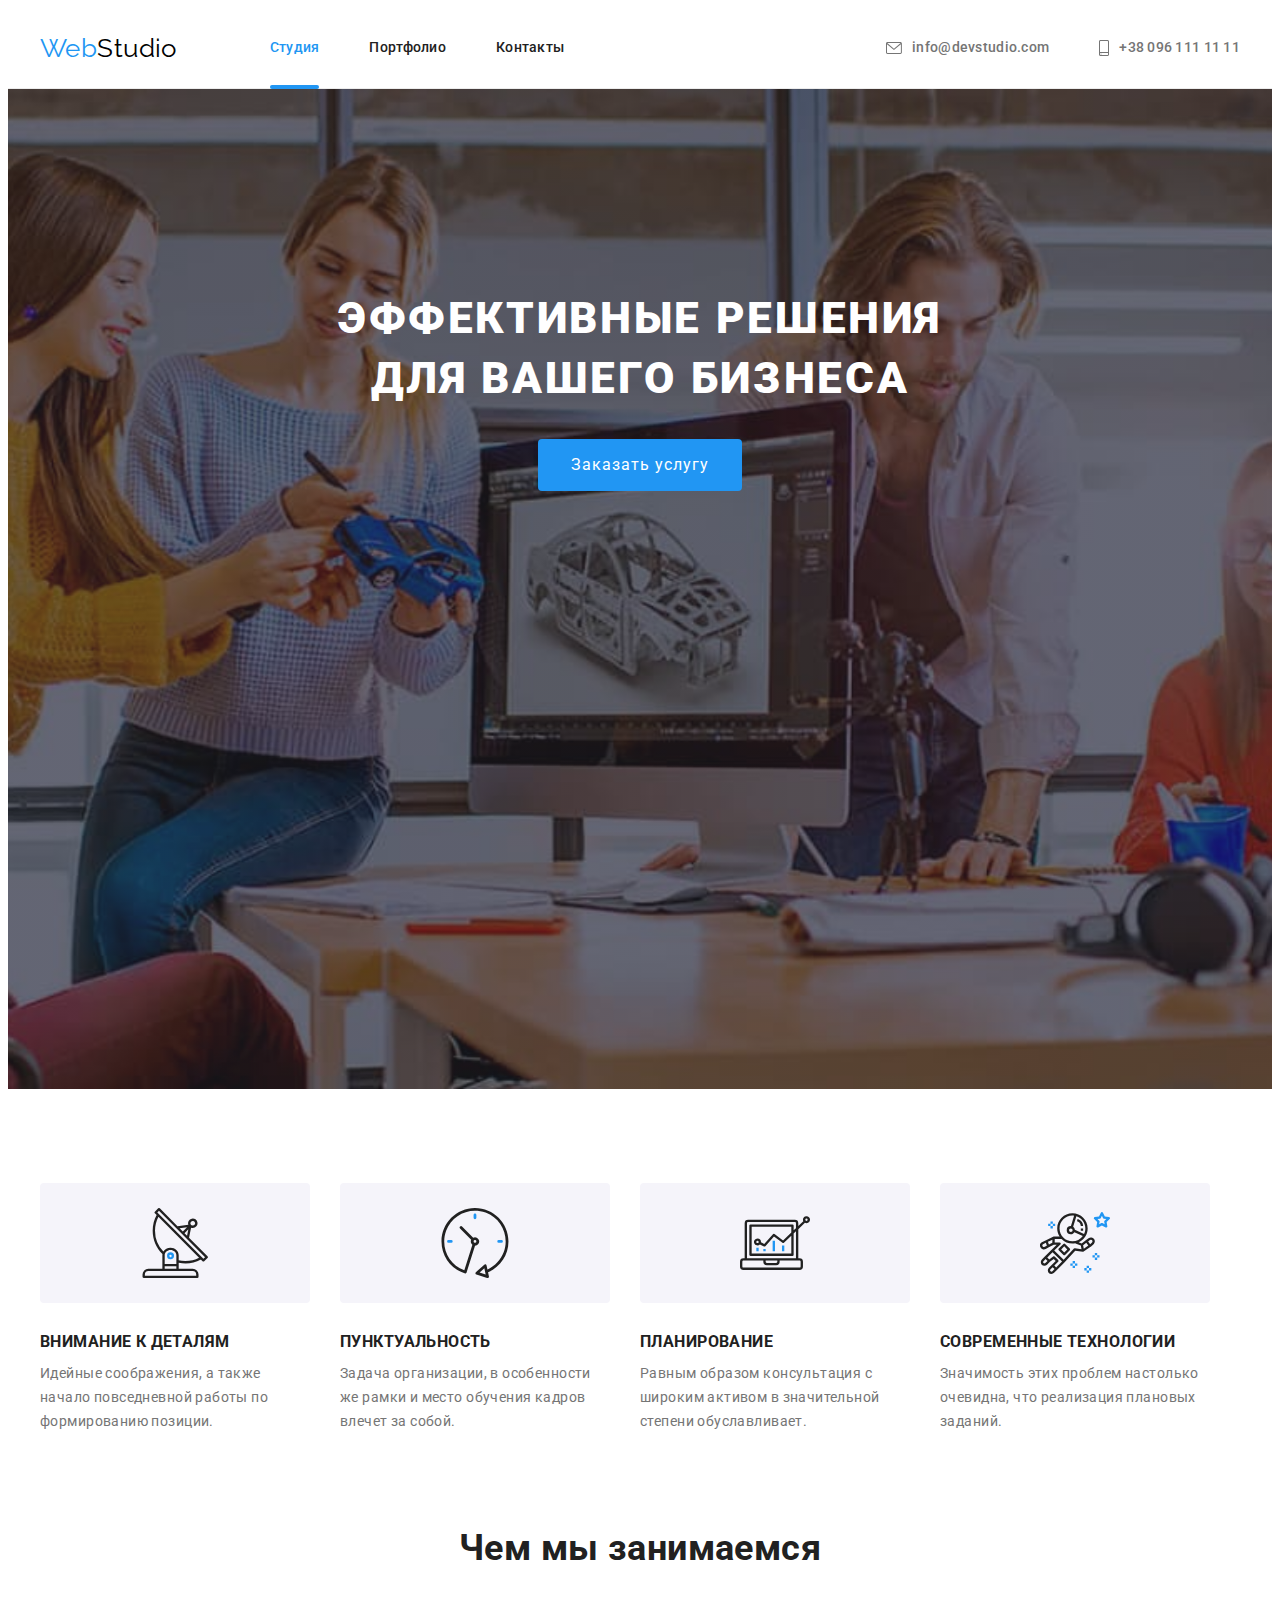
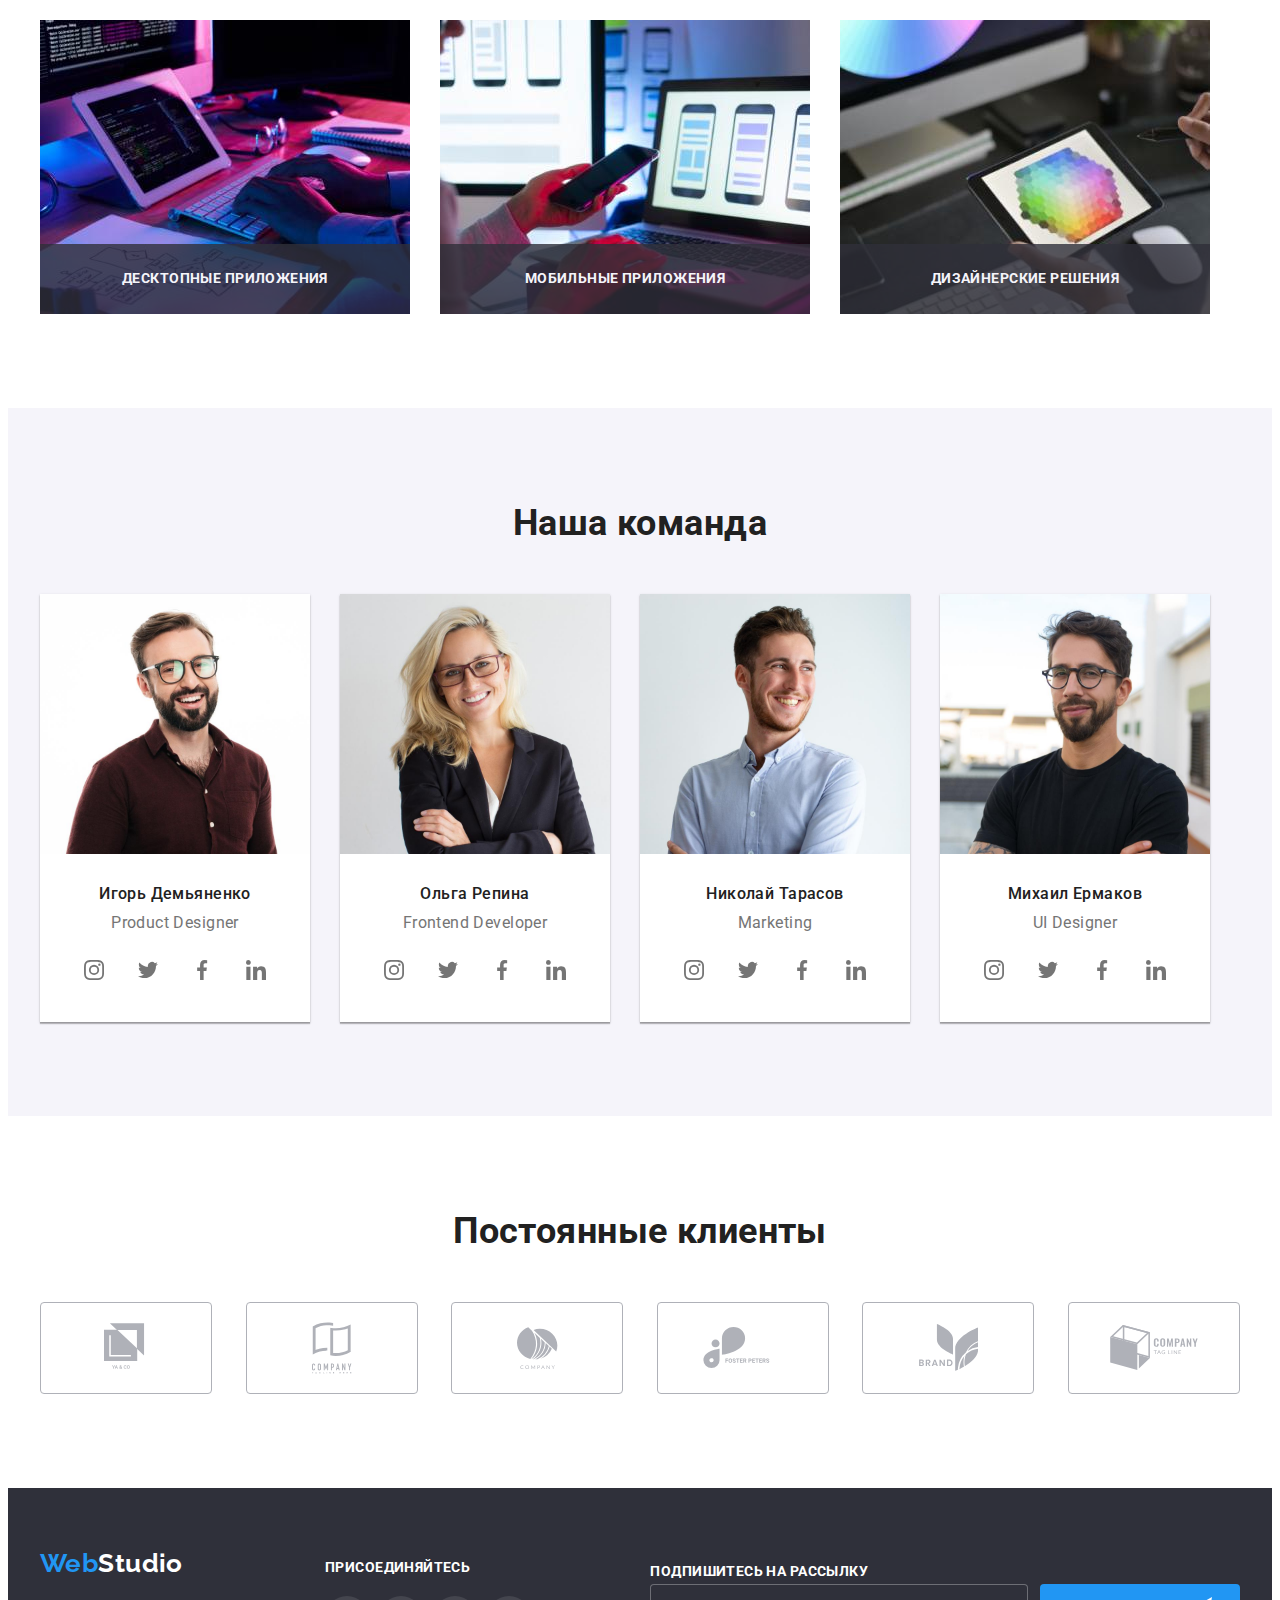
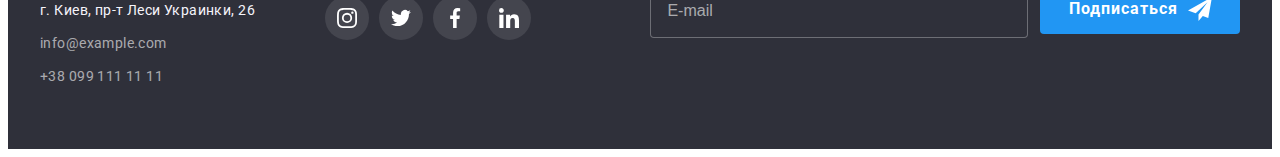
<file: index.html>
<!DOCTYPE html>
<html lang="ru">
<head>
    <meta charset="UTF-8">
    <meta name="viewport" content="width=device-width, initial-scale=1.0">
    <title>Студия</title>
    <link rel="preconnect" href="https://fonts.gstatic.com">
    <link href="https://fonts.googleapis.com/css2?family=Raleway:wght@700&family=Roboto:wght@400;500;700;900&display=swap"
        rel="stylesheet">
    <link rel="stylesheet" href="https://cdnjs.cloudflare.com/ajax/libs/modern-normalize/1.0.0/modern-normalize.css"
        integrity="sha512-Zx6MlUMKSVJoQ+83OwhdILe8cSEsCzfqThJd7J/VA2UrK6Ctj85p+xzqfyuNXE5B1k25uUdmJ2OzItbBy9GHAQ=="
        crossorigin="anonymous"/>
    <link rel="stylesheet" href="./css/styles.css"/>
</head>
<body>

    <!-- шапка сайта -->
    <header class="header">
        <div class="container">
            <nav class="main-nav">
                <a href="./index.html" class="logo">
                    <p class="logo-text"> <span class="accent">Web</span>Studio</p>
                </a>
            
                <ul class="site-nav list">
                    <li class="item"><a href="" class="link current">Студия</a></li>
                    <li class="item"><a href="./portfolio.html" class="link">Портфолио</a></li>
                    <li class="item"><a href="" class="link">Контакты</a></li>
                </ul>
           
                <ul class="contacts list">
                    <li class="item"><a href="mailto:info@devstudio.com" class="contacts-link">
                        <svg class="header-item" width="16px" height="12px">
                            <use href="./images/sprite.svg#envelop"></use>
                        </svg>
                        info@devstudio.com</a>
                    </li>
                    <li class="item"><a href="tel:+380961111111" class="contacts-link">
                        <svg class="header-item" width="10px" height="16px">
                            <use href="./images/sprite.svg#smartphone"></use>
                        </svg>
                        +38 096 111 11 11</a>
                    </li>
                </ul>
            </nav>
        </div>
    </header>

    <main>
        
        <!-- герой -->
            <section class="hero">
                <h1 class="hero-title">Эффективные решения<br> для вашего бизнеса</h1>
                <button type="button" class="button cursor" data-modal-open>Заказать услугу</button>
            </section>

        <!-- Особенности -->
            <section class="features section container" >
                <h2 class="visually-hidden">Особенности</h2>
                    <ul class="features-list list">
                        
                        <li class="item">
                            <div class="icon-group">
                                <svg width="70" height="70">
                                    <use href="./images/sprite.svg#group"></use>
                                </svg>
                            </div>
                            <h3 class="title">Внимание к деталям</h3>
                            <p class="desc">Идейные соображения, а также начало повседневной
                                работы по формированию позиции.</p>
                        </li>
                                                
                        <li class="item icon-clock">
                            <div class="icon-group">
                                <svg width="70" height="70">
                                    <use href="./images/sprite.svg#clock"></use>
                                </svg>
                            </div>
                            <h3 class="title">Пунктуальность</h3>
                            <p class="desc">Задача организации, в особенности же рамки и 
                            место обучения кадров влечет за собой.</p>
                        </li>

                        <li class="item icon-diagram">
                            <div class="icon-group">
                                <svg width="70" height="70">
                                    <use href="./images/sprite.svg#diagram"></use>
                                </svg>
                            </div>
                            <h3 class="title">Планирование</h3>
                            <p class="desc">Равным образом консультация с широким активом
                            в значительной степени обуславливает.</p>
                        </li>

                        <li class="item icon-astronaut">
                            <div class="icon-group">
                                <svg width="70" height="70">
                                    <use href="./images/sprite.svg#astronaut"></use>
                                </svg>
                            </div>
                            <h3 class="title">Современные технологии</h3>
                            <p class="desc">Значимость этих проблем настолько очевидна, 
                            что реализация плановых заданий.</p>
                        </li>
                    </ul>
            </section>

            <!-- чем мы занимаемся -->
            <section class="specialization section container" >
                <h2 class="section-title">Чем мы занимаемся</h2>
                    <ul class="specialization-list list">
                        <li class="item">
                            <img src="./images/laptop.jpg" 
                            alt="ноутбук"  
                            width="370"/>
                            <div class="specialization-name">
                                <p>Десктопные приложения</p>
                            </div>
                        </li>

                        <li class="item">
                            <img src="./images/smartphone.jpg" 
                            alt="смартфон" 
                            width="370"/>
                            <div class="specialization-name">
                                <p>Мобильные приложения</p>
                            </div>
                        </li>

                        <li class="item">
                            <img src="./images/tablet.jpg" 
                            alt="планшет" 
                            width="370"/>
                            <div class="specialization-name">
                                <p>Дизайнерские решения</p>
                            </div>
                        </li>
                    </ul>
            </section>

            <!-- Наша команда -->
            <section class="team section">
               <div class="container">
                    <h2 class="section-title">Наша команда</h2>
                    <ul class="team-list list">
                        <li class="item">
                            <img class="photo" src="./images/team1.jpg" alt="фотография дизайнера" width="270"/>
                            <div class="content">
                                <h3 class="name">Игорь Демьяненко</h3>
                                <p class="position">Product Designer</p>
                                <ul class="icon-list list">
                                    <li class="icon-items"> 
                                        <a href="" class="icon-link">
                                            <div class="icons-group">
                                                <svg class="team-icons" width="20" height="20">
                                                    <use href="./images/sprite.svg#instagram"></use>
                                                </svg>
                                            </div>
                                        </a>
                                    </li>

                                    <li class="icon-items">
                                        <a href="" class="icon-link">
                                            <div class="icons-group">
                                                <svg class="team-icons" width="20" height="20">
                                                    <use href="./images/sprite.svg#twitter"></use>
                                                </svg>
                                            </div>
                                        </a>
                                    </li>

                                    <li class="icon-items">
                                        <a href="" class="icon-link">
                                            <div class="icons-group">
                                                <svg class="team-icons" width="20" height="20">
                                                    <use href="./images/sprite.svg#facebook"></use>
                                                </svg>
                                            </div>
                                        </a>
                                    </li>

                                    <li class="icon-items">
                                        <a href="" class="icon-link">
                                            <div class="icons-group">
                                                <svg class="team-icons" width="20" height="20">
                                                    <use href="./images/sprite.svg#linkedin"></use>
                                                </svg>
                                            </div>
                                        </a>
                                    </li>
                                </ul>
                            </div>
                        </li>
                        <li class="item">
                            <img class="photo" src="./images/team2.jpg" alt="фотография разработчика" width="270"/>
                            <div class="content">
                                <h3 class="name">Ольга Репина</h3>
                                <p class="position">Frontend Developer</p>
                                <ul class="icon-list list">
                                    <li class="icon-items">
                                        <a href="" class="icon-link">
                                            <div class="icons-group">
                                                <svg class="team-icons" width="20" height="20">
                                                    <use href="./images/sprite.svg#instagram"></use>
                                                </svg>
                                            </div>
                                        </a>
                                    </li>
                                
                                    <li class="icon-items">
                                        <a href="" class="icon-link">
                                            <div class="icons-group">
                                                <svg class="team-icons" width="20" height="20">
                                                    <use href="./images/sprite.svg#twitter"></use>
                                                </svg>
                                            </div>
                                        </a>
                                    </li>
                                
                                    <li class="icon-items">
                                        <a href="" class="icon-link">
                                            <div class="icons-group">
                                                <svg class="team-icons" width="20" height="20">
                                                    <use href="./images/sprite.svg#facebook"></use>
                                                </svg>
                                            </div>
                                        </a>
                                    </li>
                                
                                    <li class="icon-items">
                                        <a href="" class="icon-link">
                                            <div class="icons-group">
                                                <svg class="team-icons" width="20" height="20">
                                                    <use href="./images/sprite.svg#linkedin"></use>
                                                </svg>
                                            </div>
                                        </a>
                                    </li>
                                </ul>
                            </div>
                        </li>
                    
                        <li class="item">
                            <img class="photo" src="./images/team3.jpg" alt="фотография маркетолога" width="270"/>
                            <div class="content">
                                <h3 class="name">Николай Тарасов</h3>
                                <p class="position">Marketing</p>
                                <ul class="icon-list list">
                                    <li class="icon-items">
                                        <a href="" class="icon-link">
                                            <div class="icons-group">
                                                <svg class="team-icons" width="20" height="20">
                                                    <use href="./images/sprite.svg#instagram"></use>
                                                </svg>
                                            </div>
                                        </a>
                                    </li>
                                
                                    <li class="icon-items">
                                        <a href="" class="icon-link">
                                            <div class="icons-group">
                                                <svg class="team-icons" width="20" height="20">
                                                    <use href="./images/sprite.svg#twitter"></use>
                                                </svg>
                                            </div>
                                        </a>
                                    </li>
                                
                                    <li class="icon-items">
                                        <a href="" class="icon-link">
                                            <div class="icons-group">
                                                <svg class="team-icons" width="20" height="20">
                                                    <use href="./images/sprite.svg#facebook"></use>
                                                </svg>
                                            </div>
                                        </a>
                                    </li>
                                
                                    <li class="icon-items">
                                        <a href="" class="icon-link">
                                            <div class="icons-group">
                                                <svg class="team-icons" width="20" height="20">
                                                    <use href="./images/sprite.svg#linkedin"></use>
                                                </svg>
                                            </div>
                                        </a>
                                    </li>
                                </ul>
                            </div>
                        </li>
                    
                        <li class="item">
                            <img class="photo" src="./images/team4.jpg" alt="фотография дизанера интерфейсов" width="270" height="260" />
                            <div class="content">
                                <h3 class="name">Михаил Ермаков</h3>
                                <p class="position">UI Designer</p>
                                <ul class="icon-list list">
                                    <li class="icon-items">
                                        <a href="" class="icon-link">
                                            <div class="icons-group">
                                                <svg class="team-icons" width="20" height="20">
                                                    <use href="./images/sprite.svg#instagram"></use>
                                                </svg>
                                            </div>
                                        </a>
                                    </li>
                                
                                    <li class="icon-items">
                                        <a href="" class="icon-link">
                                            <div class="icons-group">
                                                <svg class="team-icons" width="20" height="20">
                                                    <use href="./images/sprite.svg#twitter"></use>
                                                </svg>
                                            </div>
                                        </a>
                                    </li>
                                
                                    <li class="icon-items">
                                        <a href="" class="icon-link">
                                            <div class="icons-group">
                                                <svg class="team-icons" width="20" height="20">
                                                    <use href="./images/sprite.svg#facebook"></use>
                                                </svg>
                                            </div>
                                        </a>
                                    </li>
                                
                                    <li class="icon-items">
                                        <a href="" class="icon-link">
                                            <div class="icons-group">
                                                <svg class="team-icons" width="20" height="20">
                                                    <use href="./images/sprite.svg#linkedin"></use>
                                                </svg>
                                            </div>
                                        </a>
                                    </li>
                                </ul>
                            </div>
                        </li>
                    </ul>
               </div>
            </section>

            <!-- Клиенты -->
            <section class="clients section">
                <h2 class="section-title">Постоянные клиенты</h2>
                <div class="container">
                    <ul class="clients-list list">
                        <li class="item">
                            <a href="" class="client-link">
                                <div class="clients-group">
                                    <svg class="client-icon" width="44.27" height="49.23">
                                        <use href="./images/sprite.svg#logo1"></use>
                                    </svg> 
                                </div>
                            </a>
                        </li>

                        <li class="item">
                            <a href="" class="client-link">
                                <div class="clients-group">
                                    <svg class="client-icon" width="40" height="52">
                                        <use href="./images/sprite.svg#logo2"></use>
                                    </svg>
                                </div>
                            </a>
                        </li>

                        <li class="item">
                            <a href="" class="client-link">
                                <div class="clients-group">
                                    <svg class="client-icon" width="41" height="42.6">
                                        <use href="./images/sprite.svg#logo3"></use>
                                    </svg>
                                </div>
                            </a>
                        </li>

                        <li class="item">
                            <a href="" class="client-link">
                                <div class="clients-group">
                                    <svg class="client-icon" width="79.66" height="42.02">
                                        <use href="./images/sprite.svg#logo4"></use>
                                    </svg>
                                </div>
                            </a>
                        </li>

                        <li class="item">
                            <a href="" class="client-link">
                                <div class="clients-group">
                                    <svg class="client-icon" width="59" height="47">
                                        <use href="./images/sprite.svg#logo5"></use>
                                    </svg>
                                </div>
                            </a>
                        </li>

                        <li class="item">
                            <a href="" class="client-link">
                                <div class="clients-group">
                                    <svg class="client-icon" width="88.48" height="45.44">
                                        <use href="./images/sprite.svg#logo6"></use>
                                    </svg>
                                </div>
                            </a>
                        </li>
                    </ul>
                </div>
            </section>
    </main>
    
<!-- подвал страницы -->
    <footer class="footer">
        <div class="container">
            <div class="footer-section">
                <a href="index.html" class="footer-logo">
                    <p> <span class="accent">Web</span>Studio</p>
                </a>
                    <address class="adress">
                        <ul class="adress-list list">
                            <li class="item"><a href="" class="footer-link">г. Киев, пр-т Леси Украинки, 26</a></li>
                            <li class="item"><a href="mailto:info@example.com" class="footer-link mail">info@example.com</a></li>
                            <li class="item"><a href="tel:+380991111111" class="footer-link tel">+38 099 111 11 11</a></li>
                        </ul>
                    </address>
            </div>
            

            <div class="footer-wrapper">
                <p class="invite">присоединяйтесь</p>
                <ul class="icon-list list">
                    <li class="icon-items">
                        <a href="" class="icon-link">
                            <div class="icons-group">
                                <svg class="footer-icons" width="20" height="20">
                                    <use href="./images/sprite.svg#instagram"></use>
                                </svg>
                            </div>
                        </a>
                    </li>
                
                    <li class="icon-items">
                        <a href="" class="icon-link">
                            <div class="icons-group">
                                <svg class="footer-icons" width="20" height="20">
                                    <use href="./images/sprite.svg#twitter"></use>
                                </svg>
                            </div>
                        </a>
                    </li>
                
                    <li class="icon-items">
                        <a href="" class="icon-link">
                            <div class="icons-group">
                                <svg class="footer-icons" width="20" height="20">
                                    <use href="./images/sprite.svg#facebook"></use>
                                </svg>
                            </div>
                        </a>
                    </li>
                
                    <li class="icon-items">
                        <a href="" class="icon-link">
                            <div class="icons-group">
                                <svg class="footer-icons" width="20" height="20">
                                    <use href="./images/sprite.svg#linkedin"></use>
                                </svg>
                            </div>
                        </a>
                    </li>
                </ul>
            </div>

            <div class="footer-wrapper footer-form">
                <b class="invite">Подпишитесь на рассылку</b>
                <div class="mail">
                    <form class="form">
                        <div class="form-field">
                            <label>
                                <input class="form-input" type="email" name="email" placeholder="E-mail" autocomplete="off">
                            </label>
                        </div>
                        <div class="btn-field">
                            <button type="submit" class="button btn-footer">Подписаться</button>
                            <div class="icon-send">
                                <svg class="icon" width="24" height="24">
                                    <use href="./images/sprite.svg#footer-btn"></use>
                                </svg>
                            </div>
                        </div>                          
                    </form>
                </div>
            </div>
        </div>
    </footer>

    <!-- backdrop -->

    <div class="backdrop is-hidden" data-modal>
        <div class="modal">
           <button class="button-modal" data-modal-close>
                <svg class="button-modal-icon" width="18" height="18">
                    <use href="./images/sprite.svg#modal-btn"></use>
                </svg>
           </button>
                <p class="modal-text">Оставьте свои данные, мы вам перезвоним</p>
            <form class="form">
                <label class="form-label">Имя
                    <span class="form-icon">
                    <input class="form-input" type="text" name="name" autocomplete="off">
                        <svg class="modal-icon" width="18" height="18">
                            <use href="./images/sprite.svg#person-black"></use>
                        </svg>
                    </span>
                </label>
                <label class="form-label">Телефон
                    <span class="form-icon">
                        <input class="form-input" type="tel" name="tel" autocomplete="off">
                        <svg class="modal-icon" width="18" height="18">
                            <use href="./images/sprite.svg#phone-black"></use>
                        </svg>
                    </span>
                </label>
                <label class="form-label">Почта
                    <span class="form-icon">
                        <input class="form-input" type="email" name="email" autocomplete="off">
                        <svg class="modal-icon" width="18" height="18">
                            <use href="./images/sprite.svg#email-black"></use>
                        </svg>
                    </span>
                </label>
                <label class="form-label comment">Комментарий
                    <textarea class="comment-input" name="comment" id="comment" placeholder="Введите текст"></textarea>
                </label>

                <label class="form-field policy">
                    <input class="checkbox" type="checkbox" name="policy">
                    <span class="checkbox-icon"></span>
                    Соглашаюсь с рассылкой и принимаю&nbsp;<a href="" class="agreement">Условия договора</a>
                </label>
                <button type="submit" class="button btn-modal-send">Отправить</button>
            </form>
        </div>
    </div>

    <script src="./js/modal.js"></script>
</body>
</html>
</file>
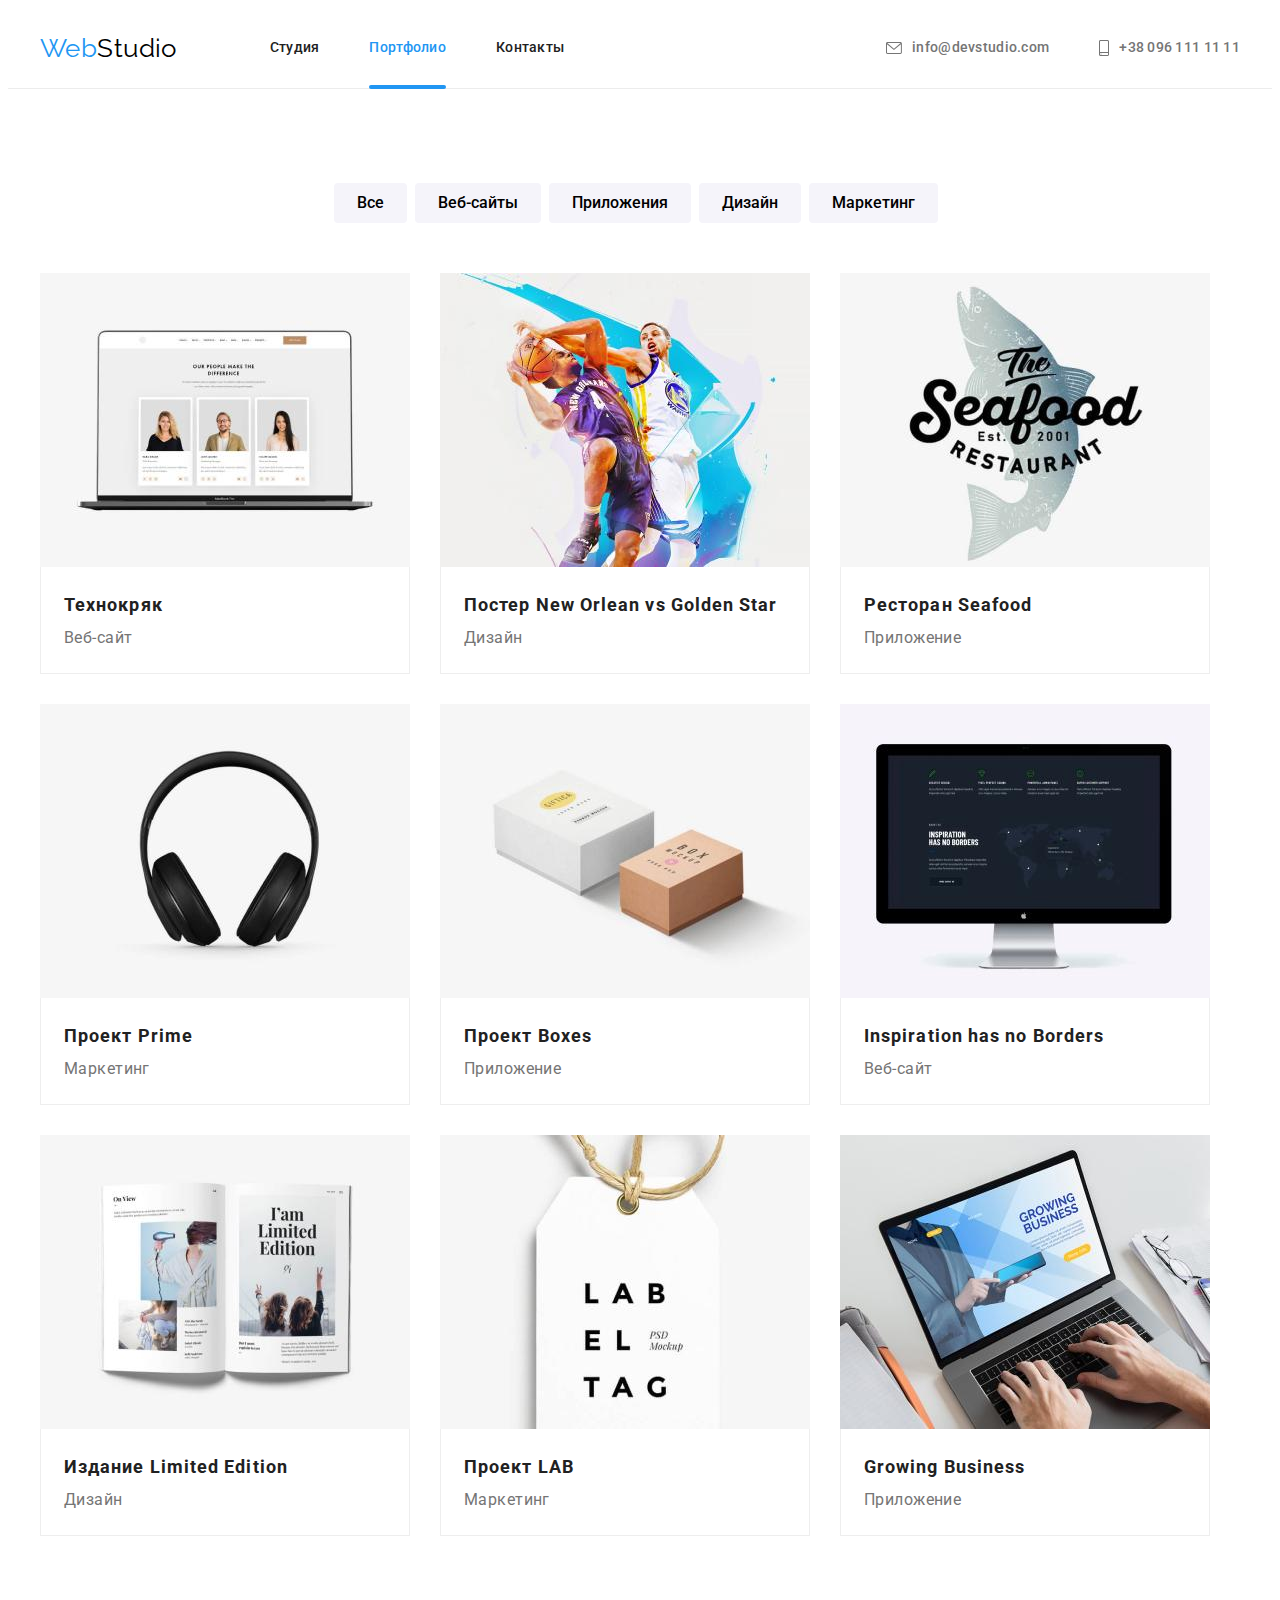
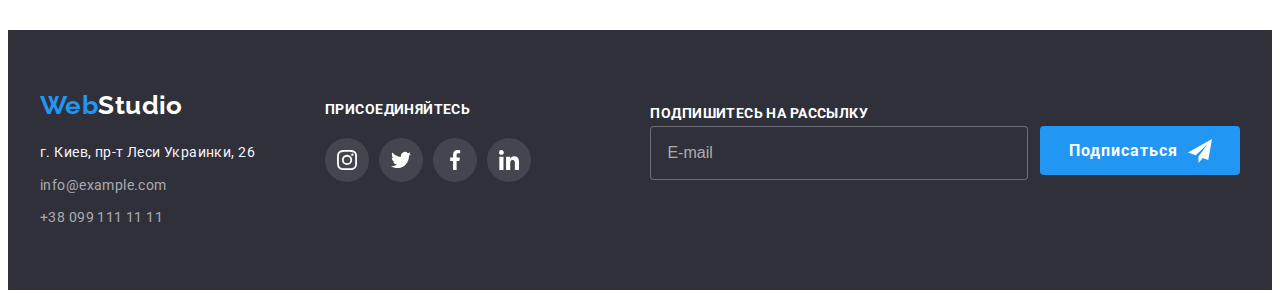
<file: portfolio.html>
<!DOCTYPE html>
<html lang="ru">

<head>
    <meta charset="UTF-8">
    <meta name="viewport" content="width=device-width, initial-scale=1.0">
    <title>Портфолио</title>
    <link rel="preconnect" href="https://fonts.gstatic.com">
    <link href="https://fonts.googleapis.com/css2?family=Raleway:wght@700&family=Roboto:wght@400;500;700;900&display=swap"
        rel="stylesheet"
    >
    <link rel="stylesheet" href="https://cdnjs.cloudflare.com/ajax/libs/modern-normalize/1.0.0/modern-normalize.css"
        integrity="sha512-Zx6MlUMKSVJoQ+83OwhdILe8cSEsCzfqThJd7J/VA2UrK6Ctj85p+xzqfyuNXE5B1k25uUdmJ2OzItbBy9GHAQ=="
        crossorigin="anonymous"
    />
    <link rel="stylesheet" href="./css/styles.css" />
</head>


<body>

    <!-- шапка сайта -->
        <header class="header">
            <div class="container">
                <nav class="main-nav">
                    <a href="./index.html" class="logo">
                        <p class="logo-text"> <span class="accent">Web</span>Studio</p>
                    </a>
        
                    <ul class="site-nav list">
                        <li class="item"><a href="./index.html" class="link">Студия</a></li>
                        <li class="item"><a href="" class="link current">Портфолио</a></li>
                        <li class="item"><a href="" class="link">Контакты</a></li>
                    </ul>
        
                    <ul class="contacts list">
                        <li class="item">
                            <a href="mailto:info@devstudio.com" class="contacts-link">
                                <svg class="header-item" width="16px" height="12px">
                                    <use href="./images/sprite.svg#envelop"></use>
                                </svg>
                                info@devstudio.com
                            </a>
                        </li>
                        <li class="item">
                            <a href="tel:+380961111111" class="contacts-link">
                                <svg class="header-item" width="10px" height="16px">
                                    <use href="./images/sprite.svg#smartphone"></use>
                                </svg>
                                +38 096 111 11 11
                            </a>
                        </li>
                    </ul>
                </nav>
            </div>
        </header>

    <main>
        <section class="container">
            <div class="section">
                <h1 class="visually-hidden">Портфолио</h1>
                <ul class="filter-list list">
                    <li class="item"> <button type="button" class="button-secondary cursor">Все</button></li>
                    <li class="item"> <button type="button" class="button-secondary cursor">Веб-сайты</button></li>
                    <li class="item"> <button type="button" class="button-secondary cursor">Приложения</button></li>
                    <li class="item"> <button type="button" class="button-secondary cursor">Дизайн</button></li>
                    <li class="item"> <button type="button" class="button-secondary cursor">Маркетинг</button></li>
                </ul>
            
                <h2 class="visually-hidden">Список проектов</h2>
                <ul class="projects-list list">
                    <li class="item">
                        <a href="" class="project-link">
                            <div class="project-image">
                                <img src="./images/img1.jpg" alt="Проект №1">
                                <div class="project-overlay">
                                    <p>Технокряк это современная площадка распространения коронавируса. Компании используют эту платформу для цифрового
                                        шпионажа и атак на защищённые сервера конкурентов.</p>
                                </div>
                            </div>
                            <div class="card-content">
                                    <h3 class="title">Технокряк</h3>
                                    <p class="nav">Веб-сайт</p>
                            </div>
                        </a>
                    </li>

                    <li class="item">
                        <a href="" class="project-link">
                            <div class="project-image">
                                <img src="./images/img2.jpg" alt="Проект №2">
                                <div class="project-overlay">
                                    <p>Технокряк это современная площадка распространения коронавируса. Компании используют эту платформу
                                        для цифрового шпионажа и атак на защищённые сервера конкурентов.</p>
                                </div>
                            </div>
                            <div class="card-content">
                                <h3 class="title">Постер New Orlean vs Golden Star</h3>
                                <p class="nav">Дизайн</p>
                            </div>
                        </a>
                    </li>

                    <li class="item">
                        <a href="" class="project-link">
                            <div class="project-image">
                                <img src="./images/img3.jpg" alt="Проект №3">
                                <div class="project-overlay">
                                    <p>Технокряк это современная площадка распространения коронавируса. Компании используют эту платформу
                                        для цифрового шпионажа и атак на защищённые сервера конкурентов.</p>
                                </div>
                            </div>
                            <div class="card-content">
                                <h3 class="title">Ресторан Seafood</h3>
                                <p class="nav">Приложение</p>
                            </div>
                        </a>
                    </li>

                    <li class="item">
                        <a href="" class="project-link">
                            <div class="project-image">
                                <img src="./images/img4.jpg" alt="Проект №4">
                                <div class="project-overlay">
                                    <p>Технокряк это современная площадка распространения коронавируса. Компании используют эту платформу
                                        для цифрового
                                        шпионажа и атак на защищённые сервера конкурентов.</p>
                                </div>
                            </div>
                            <div class="card-content">
                                <h3 class="title">Проект Prime</h3>
                                <p class="nav">Маркетинг</p>
                            </div>
                        </a>
                    </li>

                    <li class="item">
                        <a href="" class="project-link">
                            <div class="project-image">
                                <img src="./images/img5.jpg" alt="Проект №5">
                                <div class="project-overlay">
                                    <p>Технокряк это современная площадка распространения коронавируса. Компании используют эту платформу
                                        для цифрового
                                        шпионажа и атак на защищённые сервера конкурентов.</p>
                                </div>
                            </div>
                            <div class="card-content">
                                <h3 class="title">Проект Boxes</h3>
                                <p class="nav">Приложение</p>
                            </div>
                        </a>
                    </li>

                    <li class="item">
                        <a href="" class="project-link">
                            <div class="project-image">
                                <img src="./images/img6.jpg" alt="Проект №6">
                                <div class="project-overlay">
                                    <p>Технокряк это современная площадка распространения коронавируса. Компании используют эту платформу
                                        для цифрового
                                        шпионажа и атак на защищённые сервера конкурентов.</p>
                                </div>
                            </div>
                            <div class="card-content">
                                <h3 class="title">Inspiration has no Borders</h3>
                                <p class="nav">Веб-сайт</p>
                            </div>
                        </a>
                    </li>

                    <li class="item">
                        <a href="" class="project-link">
                            <div class="project-image">
                                <img src="./images/img7.jpg" alt="Проект №7">
                                <div class="project-overlay">
                                    <p>Технокряк это современная площадка распространения коронавируса. Компании используют эту платформу
                                        для цифрового
                                        шпионажа и атак на защищённые сервера конкурентов.</p>
                                </div>
                            </div>
                            <div class="card-content">
                                <h3 class="title">Издание Limited Edition</h3>
                                <p class="nav">Дизайн</p>
                            </div>
                        </a>
                    </li>

                    <li class="item">
                        <a href="" class="project-link">
                            <div class="project-image">
                                <img src="./images/img8.jpg" alt="Проект №8">
                                <div class="project-overlay">
                                    <p>Технокряк это современная площадка распространения коронавируса. Компании используют эту платформу
                                        для цифрового
                                        шпионажа и атак на защищённые сервера конкурентов.</p>
                                </div>
                            </div>
                            <div class="card-content">
                                <h3 class="title">Проект LAB</h3>
                                <p class="nav">Маркетинг</p>
                            </div>
                        </a>
                    </li>

                    <li class="item">
                        <a href="" class="project-link">
                            <div class="project-image">
                                <img src="./images/img9.jpg" alt="Проект №9">
                                <div class="project-overlay">
                                    <p>Технокряк это современная площадка распространения коронавируса. Компании используют эту платформу
                                        для цифрового
                                        шпионажа и атак на защищённые сервера конкурентов.</p>
                                </div>
                            </div>
                            <div class="card-content">
                                <h3 class="title">Growing Business</h3>
                                <p class="nav">Приложение</p>
                            </div>
                        </a>
                    </li>
                    
                </ul>
           </div>
        </section>
    </main>
    
<!-- подвал страницы -->
<footer class="footer">
    <div class="container">
        <div class="footer-section">
            <a href="index.html" class="footer-logo">
                <p> <span class="accent">Web</span>Studio</p>
            </a>
            <address class="adress">
                <ul class="adress-list list">
                    <li class="item"><a href="" class="footer-link">г. Киев, пр-т Леси Украинки, 26</a></li>
                    <li class="item"><a href="mailto:info@example.com" class="footer-link mail">info@example.com</a>
                    </li>
                    <li class="item"><a href="tel:+380991111111" class="footer-link tel">+38 099 111 11 11</a></li>
                </ul>
            </address>
        </div>


        <div class="footer-wrapper">
            <p class="invite">присоединяйтесь</p>
            <ul class="icon-list list">
                <li class="icon-items">
                    <a href="" class="icon-link">
                        <div class="icons-group">
                            <svg class="footer-icons" width="20" height="20">
                                <use href="./images/sprite.svg#instagram"></use>
                            </svg>
                        </div>
                    </a>
                </li>

                <li class="icon-items">
                    <a href="" class="icon-link">
                        <div class="icons-group">
                            <svg class="footer-icons" width="20" height="20">
                                <use href="./images/sprite.svg#twitter"></use>
                            </svg>
                        </div>
                    </a>
                </li>

                <li class="icon-items">
                    <a href="" class="icon-link">
                        <div class="icons-group">
                            <svg class="footer-icons" width="20" height="20">
                                <use href="./images/sprite.svg#facebook"></use>
                            </svg>
                        </div>
                    </a>
                </li>

                <li class="icon-items">
                    <a href="" class="icon-link">
                        <div class="icons-group">
                            <svg class="footer-icons" width="20" height="20">
                                <use href="./images/sprite.svg#linkedin"></use>
                            </svg>
                        </div>
                    </a>
                </li>
            </ul>
        </div>

        <div class="footer-wrapper footer-form">
            <b class="invite">Подпишитесь на рассылку</b>
            <div class="mail">
                <form class="form">
                    <div class="form-field">
                        <label>
                            <input class="form-input" type="email" name="email" placeholder="E-mail" autocomplete="off">
                        </label>
                    </div>
                    <div class="btn-field">
                        <button type="submit" class="button btn-footer">Подписаться</button>
                        <div class="icon-send">
                            <svg class="icon" width="24" height="24">
                                <use href="./images/sprite.svg#footer-btn"></use>
                            </svg>
                        </div>
                    </div>
                </form>
            </div>
        </div>
    </div>
</footer>

</body>

</html>
</file>
<file: css/styles.css>
/* основной цвет текста  #212121 */
/* вторичный цвет текста #757575 */
/* белый #FFFFFF */
/* синий цвет лого и акцент #2196F3 */
/* вторичный цвет фона #F5F4FA */
/* фон футера #2F303A */

/* outline: 2px solid tomato; */

:root {
  --primary-text-color: #212121;
  --secondary-text-color: #757575;
  --accent-color: #2196f3;
  --primary-background-color: #ffffff;
  --secondary-background-color: #f5f4fa;
  --header-footer-background-color: #2f303a;
  --timing-function: cubic-bezier(0.4, 0, 0.2, 1);
}

body {
  background-color: var(--primary-background-color);
  color: var(--primary-text-color);

  font-family: Roboto, sans-serif;
  letter-spacing: 0.03em;
  font-size: 14px;
  line-height: 1.71;
}

a {
  text-decoration: none;
}

.list {
  list-style: none;
}

.container {
  margin-left: auto;
  margin-right: auto;
  width: 1200px;
  padding-left: 15px;
  padding-right: 15px;
}

/* сброс стилей */

h1,
h2,
h3,
ul,
p {
  margin-top: 0;
  margin-bottom: 0;
}

img {
  display: block;
}

.section {
  padding-top: 94px;
  padding-bottom: 94px;
}

.visually-hidden {
  position: absolute;
  clip: rect(0 0 0 0);
  width: 1px;
  height: 1px;
  margin: -1px;
}

/* header */

.header {
  border-bottom: 1px solid #ececec;
}

/* nav */

.item .link {
  position: relative;
}

.item .link.current::after {
  content: "";

  position: absolute;

  left: 0;
  bottom: 0;

  display: block;
  width: 100%;
  height: 4px;
  background: var(--accent-color);
  border-radius: 2px;

  opacity: 0;

  transition-property: background-color;
  transition-duration: 250ms;
  transition-timing-function: var(--timing-function);

  bottom: -1px;
}

.item .link.current::after {
  opacity: 1;
}

.main-nav {
  display: flex;
  align-items: center;
}

.site-nav {
  display: flex;
  padding-left: 0px;
}

.site-nav .item:not(:last-child) {
  margin-right: 50px;
}

.site-nav .link {
  display: block;
  padding-top: 32px;
  padding-bottom: 32px;

  color: var(--primary-text-color);

  font-weight: 500;
  line-height: 1.14;
  letter-spacing: 0.02em;
}

.contacts {
  margin-left: auto;
  padding-left: 0px;
  display: flex;
  align-items: center;
}

.contacts .item:not(:last-child) {
  margin-right: 50px;
}

.contacts-link {
  display: flex;
  align-items: center;
  padding-top: 32px;
  padding-bottom: 32px;

  color: var(--secondary-text-color);

  font-weight: 500;
  line-height: 1.14;
  letter-spacing: 0.02em;

  transition-property: color;
  transition-duration: 250ms;
  transition-timing-function: var(--timing-function);
}

.header-item {
  margin-right: 10px;
  align-items: center;
  fill: currentColor;
}

.contacts-link:hover,
.contacts-link:focus {
  color: var(--accent-color);
}

/* Фокус */

.link {
  transition-property: color;
  transition-duration: 250ms;
  transition-timing-function: var(--timing-function);
}

.link:hover,
.link:focus {
  color: var(--accent-color);
}

.site-nav .link.current {
  color: var(--accent-color);
}

/* logo */

.logo {
  margin-right: 93px;

  color: #000000;

  font-family: Raleway;
  font-size: 26px;
  line-height: 1.19;
}

.logo .accent {
  color: var(--accent-color);
}

/* hero */

.hero {
  max-width: 1600px;
  height: 600px;
  margin-left: auto;
  margin-right: auto;

  background-image: linear-gradient(
      rgba(47, 48, 58, 0.4),
      rgba(47, 48, 58, 0.4)
    ),
    url("../images/backgroundimg.jpg");
  background-repeat: no-repeat;
  background-position: 50% 50%;
  background-size: cover;

  text-align: center;

  background-color: var(--header-footer-background-color);

  padding-top: 200px;
  padding-bottom: 200px;
}

.hero-title {
  padding-left: 252px;
  padding-right: 252px;
  margin: 0 auto;
  margin-bottom: 30px;

  color: var(--primary-background-color);

  font-weight: 900;
  font-size: 44px;
  line-height: 1.36;
  letter-spacing: 0.06em;
  text-transform: uppercase;
}

/* button */

.button {
  display: inline-block;
  border-radius: 4px;
  /* box-shadow: 0px 4px 4px rgba(0, 0, 0, 0.15); */
  padding: 10px 32px;
  border: 1px solid transparent;

  color: var(--primary-background-color);
  background-color: var(--accent-color);

  font-family: inherit;
  font-size: 16px;
  line-height: 1.87;
  align-items: center;
  text-align: center;
  letter-spacing: 0.06em;

  cursor: pointer;
}

/* features */

.features-list {
  display: flex;
  padding-left: 0px;
}

.features-list .item {
  width: 270px;
}

.features-list .item:not(:last-child) {
  margin-right: 30px;
}

.section-title {
  margin-bottom: 50px;

  font-weight: 700;
  font-size: 36px;
  line-height: 1.17;
  text-align: center;
}

.features .title {
  margin-bottom: 10px;

  font-weight: 700;
  line-height: 1.14;
  text-transform: uppercase;
}

.features .desc {
  color: var(--secondary-text-color);
}

.section .desc {
  color: var(--secondary-text-color);
}

.icon-group {
  height: 120px;
  background-color: var(--secondary-background-color);

  margin-bottom: 30px;
  display: flex;
  justify-content: center;
  align-items: center;
  border-radius: 4px;
}

/* specialization */

.specialization-list .item {
  position: relative;
}

.specialization-name {
  display: flex;

  position: absolute;

  bottom: 0;
  right: 0;
  left: 0;

  padding-top: 27px;
  padding-bottom: 27px;

  background: rgba(47, 48, 58, 0.8);
  color: var(--secondary-background-color);

  font-weight: 700;
  line-height: 1.14;
  justify-content: center;
  text-transform: uppercase;
}

.specialization {
  padding-top: 0;
}

.specialization-list {
  display: flex;
  padding-left: 0px;
}

.specialization-list .item:not(:last-child) {
  margin-right: 30px;
}

/* team */

.team {
  background-color: var(--secondary-background-color);
}

.team-list {
  display: flex;
  padding-left: 0px;
}

.team-list .item {
  box-shadow: 0px 1px 3px rgba(0, 0, 0, 0.12), 0px 1px 1px rgba(0, 0, 0, 0.14),
    0px 2px 1px rgba(0, 0, 0, 0.2);

  background-color: var(--primary-background-color);
}

.team-list .item:not(:last-child) {
  margin-right: 30px;
}

.team .photo {
  margin-bottom: 30px;
}

.team .name {
  margin-bottom: 10px;

  font-weight: 500;
  font-size: 16px;
  line-height: 1.19;
}

.team .position {
  color: var(--secondary-text-color);

  font-size: 16px;
  line-height: 1.19;

  margin-bottom: 16px;
}

.team-list .content {
  text-align: center;
}

.icon-list {
  display: flex;
  margin-left: auto;
  margin-right: auto;
  padding-left: 0px;
}

.icon-items:not(:last-child) {
  margin-right: 10px;
}

.icon-link .icons-group {
  display: flex;
  width: 44px;
  height: 44px;
  justify-content: center;
  align-items: center;
  border-radius: 50%;

  transition-property: fill, background-color;
  transition-duration: 250ms;
  transition-timing-function: var(--timing-function);
}

.team .icon-list {
  justify-content: center;
  padding-bottom: 30px;
}

.team-icons {
  fill: var(--secondary-text-color);

  transition-property: fill;
  transition-duration: 250ms;
  transition-timing-function: var(--timing-function);
}

.icon-link:focus .icons-group,
.icon-link:hover .icons-group,
.icon-link:focus .team-icons,
.icon-link:hover .team-icons {
  fill: var(--primary-background-color);
  background-color: var(--accent-color);
}

/* клиенты */

.clients-list {
  display: flex;
  justify-content: space-between;
  padding-left: 0px;
}

.client-link {
  color: #afb1b8;

  transition-property: color;
  transition-duration: 250ms;
  transition-timing-function: var(--timing-function);
}

.clients-group {
  width: 170px;
  height: 90px;
  display: flex;
  /* margin-right: 30px; */
  justify-content: center;
  align-items: center;
  border: 1px solid #afb1b8;
  border-radius: 4px;

  transition-property: border;
  transition-duration: 250ms;
  transition-timing-function: var(--timing-function);
}

.client-link:hover,
.client-link:focus {
  color: var(--accent-color);
}

.client-icon {
  fill: currentColor;
}

.client-link:hover .clients-group {
  border: 1px solid var(--accent-color);
}

/* Портфолио */

.project-image {
  position: relative;

  overflow: hidden;
}

.project-overlay {
  position: absolute;
  bottom: 0;
  left: 0;
  padding: 63px 24px;
  height: 100%;

  background-color: rgba(33, 150, 243, 0.9);
  color: var(--primary-background-color);
  font-size: 18px;
  line-height: 1.55;

  transform: translateY(100%);

  transition-property: transform;
  transition-duration: 250ms;
  transition-timing-function: var(--timing-function);
}

.project-link:hover .project-overlay,
.project-link:focus .project-overlay {
  transform: translateY(0);
}

.filter-list {
  display: flex;
  padding-bottom: 50px;
  justify-content: center;
  padding-left: 0px;
}

.filter-list .item {
  margin-right: 8px;
}

.button-secondary {
  border-radius: 4px;
  padding: 6px 22px;
  border: 1px solid transparent;

  background-color: var(--secondary-background-color);

  font-family: inherit;
  font-weight: 500;
  font-size: 16px;
  line-height: 1.62;

  cursor: pointer;

  transition-property: color, background-color, box-shadow, border-radius;
  transition-duration: 250ms;
  transition-timing-function: var(--timing-function);
}

.button-secondary:hover,
.button-secondary:focus {
  color: var(--primary-background-color);
  background-color: var(--accent-color);
  box-shadow: 0px 3px 1px rgba(0, 0, 0, 0.1), 0px 1px 2px rgba(0, 0, 0, 0.08),
    0px 2px 2px rgba(0, 0, 0, 0.12);
  border-radius: 4px;
}

.projects-list {
  display: flex;
  flex-wrap: wrap;
  padding-left: 0px;
}

.projects-list .item {
  width: 370px;
  margin-right: 30px;
  margin-bottom: 30px;

  transition-property: box-shadow;
  transition-duration: 250ms;
  transition-timing-function: var(--timing-function);
}

.projects-list .item:hover,
.projects-list .item:focus {
  box-shadow: 0px 1px 1px rgba(0, 0, 0, 0.12), 0px 4px 4px rgba(0, 0, 0, 0.06),
    1px 4px 6px rgba(0, 0, 0, 0.16);
}

.projects-list .item:nth-child(3n) {
  margin-right: 0;
}

.projects-list .item:nth-last-child(-n + 3) {
  margin-bottom: 0;
}

.projects-list .nav {
  color: var(--secondary-text-color);

  font-size: 16px;
  line-height: 1.87;
}

.projects-list .title {
  color: var(--primary-text-color);

  font-weight: bold;
  font-size: 18px;
  line-height: 2;
  letter-spacing: 0.06em;
}

.card-content {
  padding-top: 20px;
  padding-bottom: 20px;
  padding-left: 23px;
  padding-right: 23px;

  border-bottom: 1px solid #eeeeee;
  border-left: 1px solid #eeeeee;
  border-right: 1px solid #eeeeee;
}

/* backdrop */

.backdrop {
  position: fixed;
  top: 0;
  left: 0;
  width: 100%;
  height: 100%;
  background-color: rgba(0, 0, 0, 0.2);

  opacity: 1;

  transition-property: opacity;
  transition-duration: 250ms;
  transition-timing-function: var(--timing-function);
}

.backdrop.is-hidden {
  opacity: 0;
  pointer-events: none;
}

.backdrop.is-hidden .modal {
  transform: translate(-50%, -50%) scale(0.2) rotate(360deg);
}

.modal {
  min-width: 528px;
  min-height: 581px;
  padding: 40px;

  background: #fff;
  box-shadow: 0px 1px 3px rgba(0, 0, 0, 0.12), 0px 1px 1px rgba(0, 0, 0, 0.14),
    0px 2px 1px rgba(0, 0, 0, 0.2);
  border-radius: 4px;

  position: absolute;
  top: 50%;
  left: 50%;
  transform: translate(-50%, -50%) scale(1) rotate(0);

  transition-property: transform;
  transition-duration: 500ms;
  transition-timing-function: var(--timing-function);
}

.button-modal {
  display: flex;
  justify-content: center;
  align-items: center;

  position: absolute;

  top: 8px;
  right: 8px;

  border-radius: 50%;
  border: 1px solid rgba(0, 0, 0, 0.1);

  width: 30px;
  height: 30px;
  cursor: pointer;
  background-color: transparent;

  outline: none;
}

.button-modal-icon {
  fill: currentColor;

  transition-property: fill;
  transition-duration: 250ms;
  transition-timing-function: var(--timing-function);
}

.button-modal:hover .button-modal-icon,
.button-modal:focus .button-modal-icon {
  fill: var(--accent-color);
}

.modal-text {
  margin-bottom: 12px;

  font-weight: 700;
  font-size: 20px;
  line-height: 1.15;
  text-align: center;
}

.modal .form {
  display: flex;
  flex-direction: column;

  width: 448px;

  margin-left: auto;
  margin-right: auto;
}

textarea {
  height: 120px;
  resize: none;
}

.form-label {
  position: relative;

  margin-bottom: 10px;
  font-size: 12px;
  line-height: 1.17;
  letter-spacing: 0.01em;
  color: var(--secondary-text-color);
}

.form-label.comment {
  margin-bottom: 0px;
}

.form .form-icon {
  display: block;

  position: relative;

  margin-top: 4px;
}

.form-label .form-input {
  width: 100%;
  height: 40px;
  padding-left: 42px;
  border: 1px solid rgba(33, 33, 33, 0.2);
  border-radius: 4px;

  transition-property: border-color;
  transition-duration: 250ms;
  transition-timing-function: var(--timing-function);
}

.form-icon .modal-icon {
  position: absolute;
  top: 50%;
  left: 12px;
  transform: translateY(-50%);

  transition-property: fill;
  transition-duration: 250ms;
  transition-timing-function: var(--timing-function);
}

.form-label .comment-input {
  width: 100%;
  height: 120px;
  margin-top: 4px;
  margin-bottom: 20px;
  padding: 12px 16px;
  border: 1px solid rgba(33, 33, 33, 0.2);
  box-sizing: border-box;
  border-radius: 4px;
  resize: none;

  transition-property: border-color;
  transition-duration: 250ms;
  transition-timing-function: var(--timing-function);
}

.form-label .comment-input::placeholder {
  line-height: 1.14;
  letter-spacing: 0.01em;

  color: rgba(117, 117, 117, 0.5);
}

.policy .checkbox {
  position: absolute;
  width: 1px;
  height: 1px;
  margin: -1px;
  border: 0;
  padding: 0;
  clip: rect(0 0 0 0);
  overflow: hidden;
}

.form-field.policy {
  display: flex;
  justify-content: center;
  align-items: center;
  color: var(--secondary-text-color);
  margin-bottom: 30px;

  cursor: pointer;
}

.policy .agreement {
  text-decoration-line: underline;
  color: var(--accent-color);
}

.checkbox-icon {
  width: 16px;
  height: 15px;
  border: 2px solid var(--primary-text-color);
  border-radius: 3px;
  margin-right: 7px;

  transition-property: border-color;
  transition-duration: 250ms;
  transition-timing-function: var(--timing-function);
}

.checkbox:checked + .checkbox-icon {
  border-color: var(--accent-color);
  background-color: var(--accent-color);
  background-image: url(../images/vector.svg);
  background-repeat: no-repeat;
  background-position: center;
  background-origin: border-box;
}

.policy .checkbox:focus + .checkbox-icon {
  border-color: var(--accent-color);
}

.btn-modal-send {
  display: flex;
  align-self: center;

  padding: 10px 56px;

  font-weight: 700;

  box-shadow: 0px 4px 4px rgba(0, 0, 0, 0.15);
  border: none;
}

.form-input:focus + .modal-icon {
  fill: var(--accent-color);
}

.comment-input:focus {
  border-color: var(--accent-color);
  outline: none;
  cursor: pointer;
}

/* footer */

.footer {
  background-color: var(--header-footer-background-color);
}

.footer .container {
  display: flex;
}

.footer-section {
  padding-top: 60px;
  padding-bottom: 60px;
  margin-right: 70px;
}

.footer .adress {
  color: var(--primary-background-color);
}

.footer-link {
  font-style: normal;
  color: var(--secondary-background-color);
}

.adress-list .mail,
.adress-list .tel {
  color: rgba(255, 255, 255, 0.6);
}

.footer-logo {
  display: inline-block;
  margin-bottom: 20px;

  color: var(--primary-background-color);

  font-family: Raleway;
  font-weight: 700;
  font-size: 26px;
  line-height: 1.19;
}

.footer-logo .accent {
  color: var(--accent-color);
}

.adress-list {
  padding-left: 0px;
  /* width: 231px; */
}

.adress-list .item:not(:last-child) {
  margin-bottom: 9px;
}

.invite {
  color: var(--primary-background-color);
  font-weight: 700;
  line-height: 1.14;
  text-transform: uppercase;
  margin-bottom: 20px;
}

.footer .icons-group {
  background-color: rgba(255, 255, 255, 0.1);
}
.footer-icons {
  fill: var(--primary-background-color);
}

.footer-wrapper {
  padding-top: 72px;
}

.footer-form {
  margin-left: auto;
}

.footer-form .form-field {
  margin-right: 12px;
}

.footer-form .form {
  display: flex;
}

.footer-form .form-input {
  width: 358px;
  height: 50px;
  border: 1px solid rgba(255, 255, 255, 0.3);
  border-radius: 4px;
  color: var(--primary-background-color);
  background-color: var(--header-footer-background-color);
  padding-left: 16px;

  font-size: 18px;
  line-height: 1.19;

  transition-property: border-color;
  transition-duration: 250ms;
  transition-timing-function: var(--timing-function);
}

.form-input:focus {
  border-color: var(--accent-color);
  outline: none;
  cursor: pointer;
}

.footer-form .form-input::placeholder {
  font-size: 16px;
  line-height: 1.25;
  color: rgba(255, 255, 255, 0.6);
}

.btn-footer {
  border: none;

  padding: 10px 62px 10px 29px;

  font-weight: 700;
}

.btn-field {
  position: relative;
}

.icon-send {
  position: absolute;
  top: 0;
  right: 0;
}

.icon-send .icon {
  margin-top: 13px;
  margin-right: 28px;
}
</file>
